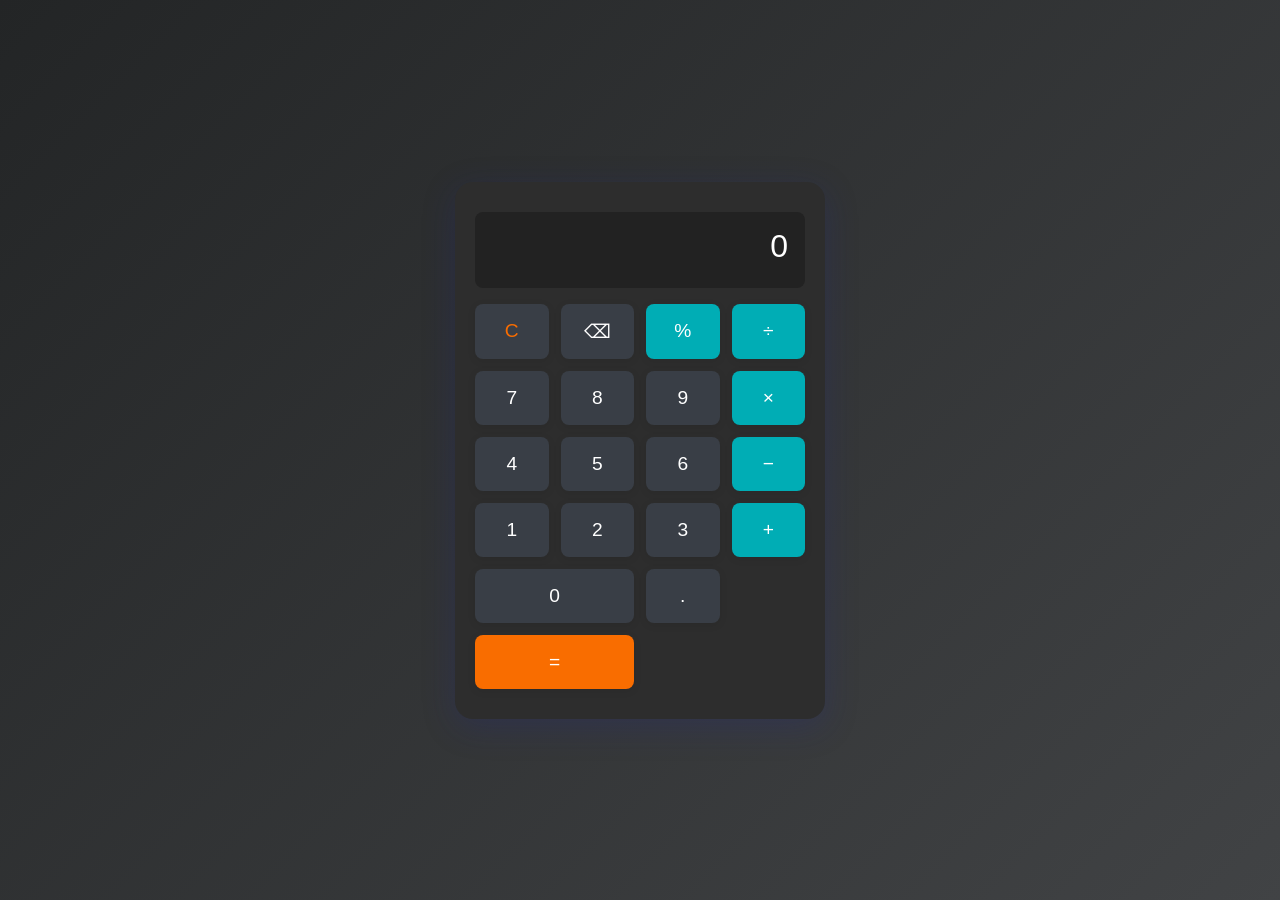
<file: Calculadora/index.html>
<!DOCTYPE html>
<html lang="pt-br">
<head>
  <meta charset="UTF-8">
  <meta name="viewport" content="width=device-width, initial-scale=1">
  <title>Calculadora</title>
  <style>
    body {
      background: linear-gradient(135deg, #232526, #414345);
      min-height: 100vh;
      display: flex;
      align-items: center;
      justify-content: center;
      font-family: 'Segoe UI', Arial, sans-serif;
      margin: 0;
    }
    .calculator {
      background: #2d2d2d;
      border-radius: 18px;
      box-shadow: 0 8px 32px 0 rgba(31, 38, 135, 0.25);
      padding: 30px 20px;
      width: 330px;
      display: flex;
      flex-direction: column;
      gap: 16px;
    }
    .display {
      background: #222;
      color: #fff;
      font-size: 2rem;
      border-radius: 8px;
      padding: 16px;
      text-align: right;
      min-height: 44px;
      letter-spacing: 1px;
      overflow-x: auto;
    }
    .buttons {
      display: grid;
      grid-template-columns: repeat(4, 1fr);
      gap: 12px;
    }
    button {
      background: #393e46;
      color: #fff;
      border: none;
      border-radius: 8px;
      font-size: 1.2rem;
      padding: 16px 0;
      cursor: pointer;
      transition: background 0.2s, transform 0.1s;
      box-shadow: 0 2px 8px rgba(0,0,0,0.08);
    }
    button:active {
      background: #222831;
      transform: scale(0.97);
    }
    .operator {
      background: #00adb5;
      color: #fff;
    }
    .equals {
      background: #f96d00;
      color: #fff;
      grid-column: span 2;
    }
    .clear {
      background: #393e46;
      color: #f96d00;
    }
    @media (max-width: 400px) {
      .calculator {
        width: 98vw;
        padding: 12px 2px;
      }
      .display {
        font-size: 1.1rem;
        padding: 8px;
      }
      button {
        font-size: 0.95rem;
        padding: 10px 0;
      }
    }
  </style>
</head>
<body>
  <div class="calculator">
    <div class="display" id="display">0</div>
    <div class="buttons">
      <button class="clear" onclick="clearDisplay()">C</button>
      <button onclick="backspace()">⌫</button>
      <button onclick="appendOperator('%')" class="operator">%</button>
      <button onclick="appendOperator('/')" class="operator">÷</button>
      <button onclick="appendNumber('7')">7</button>
      <button onclick="appendNumber('8')">8</button>
      <button onclick="appendNumber('9')">9</button>
      <button onclick="appendOperator('*')" class="operator">×</button>
      <button onclick="appendNumber('4')">4</button>
      <button onclick="appendNumber('5')">5</button>
      <button onclick="appendNumber('6')">6</button>
      <button onclick="appendOperator('-')" class="operator">−</button>
      <button onclick="appendNumber('1')">1</button>
      <button onclick="appendNumber('2')">2</button>
      <button onclick="appendNumber('3')">3</button>
      <button onclick="appendOperator('+')" class="operator">+</button>
      <button onclick="appendNumber('0')" style="grid-column: span 2;">0</button>
      <button onclick="appendDot()">.</button>
      <button onclick="calculate()" class="equals">=</button>
    </div>
  </div>
  <script>
    // Variáveis principais
    let display = document.getElementById('display');
    let current = '';
    let resetNext = false;

    // Atualiza o visor
    function updateDisplay() {
      display.textContent = current || '0';
    }

    // Adiciona número
    function appendNumber(num) {
      if (resetNext) {
        current = '';
        resetNext = false;
      }
      if (current.length > 18) return;
      if (num === '0' && current === '0') return;
      if (current === '0') current = '';
      current += num;
      updateDisplay();
    }

    // Adiciona operador
    function appendOperator(op) {
      if (current === '') return;
      if (/[+\-*/%]$/.test(current)) {
        current = current.slice(0, -1) + op;
      } else {
        current += op;
      }
      resetNext = false;
      updateDisplay();
    }

    // Adiciona ponto decimal
    function appendDot() {
      let parts = current.split(/[+\-*/%]/);
      let last = parts[parts.length - 1];
      if (!last.includes('.')) {
        current += current === '' ? '0.' : '.';
        updateDisplay();
      }
    }

    // Limpa visor
    function clearDisplay() {
      current = '';
      updateDisplay();
    }

    // Apaga último caractere
    function backspace() {
      current = current.slice(0, -1);
      updateDisplay();
    }

    // Calcula resultado
    function calculate() {
      try {
        let expression = current.replace(/÷/g, '/').replace(/×/g, '*');
        let result = eval(expression);
        if (result === undefined || isNaN(result)) return;
        current = result.toString();
        resetNext = true;
        updateDisplay();
      } catch {
        current = 'Erro';
        resetNext = true;
        updateDisplay();
      }
    }
  </script>
</body>
</html>
</file>
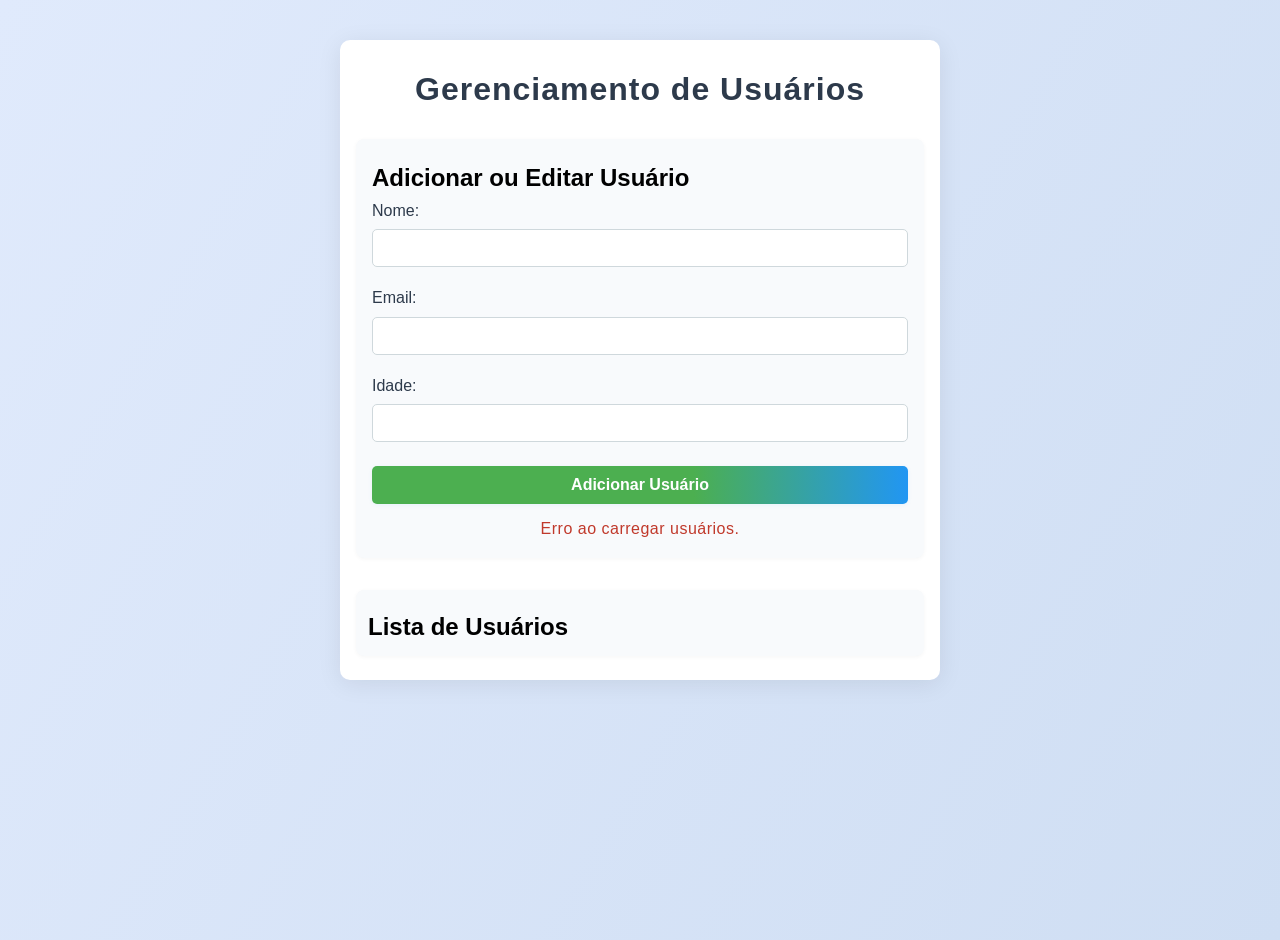
<file: Gerenciamento de usuarios/index.html>
<!DOCTYPE html>
<html lang="pt-BR">
<head>
    <meta charset="UTF-8">
    <meta name="viewport" content="width=device-width, initial-scale=1.0">
    <title>Gerenciamento de Usuários</title>
    <link rel="stylesheet" href="styles.css">
</head>
<body>
    <main class="container">
        <header>
            <h1>Gerenciamento de Usuários</h1>
        </header>
        <section class="form-container" aria-label="Formulário de Usuário">
            <h2>Adicionar ou Editar Usuário</h2>
            <form id="userForm" autocomplete="off">
                <div class="form-group">
                    <label for="name">Nome:</label>
                    <input type="text" id="name" name="name" minlength="2" maxlength="60" required>
                </div>
                <div class="form-group">
                    <label for="email">Email:</label>
                    <input type="email" id="email" name="email" maxlength="100" required>
                </div>
                <div class="form-group">
                    <label for="age">Idade:</label>
                    <input type="number" id="age" name="age" min="0" max="120" required>
                </div>
                <button type="submit" id="submitBtn">Adicionar Usuário</button>
                <button type="reset" id="resetBtn" style="display:none; margin-top:10px;">Cancelar Edição</button>
            </form>
            <div id="formMessage" role="alert" aria-live="polite"></div>
        </section>
        <section class="users-container" aria-label="Lista de Usuários">
            <h2>Lista de Usuários</h2>
            <div id="usersList"></div>
        </section>
    </main>
    <script src="script.js"></script>
</body>
</html>
</file>
<file: Gerenciamento de usuarios/styles.css>
* {
    margin: 0;
    padding: 0;
    box-sizing: border-box;
}

body {
    font-family: 'Segoe UI', Arial, sans-serif;
    line-height: 1.6;
    background: linear-gradient(120deg, #e0eafc 0%, #cfdef3 100%);
    min-height: 100vh;
}

.container {
    max-width: 600px;
    margin: 40px auto;
    padding: 24px 16px;
    background: #fff;
    border-radius: 10px;
    box-shadow: 0 4px 24px rgba(0,0,0,0.08);
}

h1 {
    text-align: center;
    color: #2d3a4b;
    margin-bottom: 24px;
    font-weight: 600;
    letter-spacing: 1px;
}

.form-container {
    background: #f8fafc;
    padding: 20px 16px 16px 16px;
    border-radius: 8px;
    box-shadow: 0 1px 4px rgba(0,0,0,0.04);
    margin-bottom: 32px;
}

.form-group {
    margin-bottom: 18px;
}

label {
    display: block;
    margin-bottom: 6px;
    color: #2d3a4b;
    font-size: 1rem;
    font-weight: 500;
}

input {
    width: 100%;
    padding: 9px 10px;
    border: 1.5px solid #cfd8dc;
    border-radius: 5px;
    font-size: 1rem;
    transition: border 0.2s;
    background: #fff;
}
input:focus {
    border-color: #2196F3;
    outline: none;
    background: #f0f7ff;
}

button {
    background: linear-gradient(90deg, #4CAF50 60%, #2196F3 100%);
    color: #fff;
    padding: 10px 0;
    border: none;
    border-radius: 5px;
    cursor: pointer;
    width: 100%;
    font-size: 1rem;
    font-weight: 600;
    margin-top: 6px;
    transition: background 0.2s, box-shadow 0.2s;
    box-shadow: 0 1px 4px rgba(33,150,243,0.08);
}
button:hover, button:focus {
    background: linear-gradient(90deg, #388e3c 60%, #1976D2 100%);
    box-shadow: 0 2px 8px rgba(33,150,243,0.12);
}

#resetBtn {
    background: #f44336;
    margin-top: 8px;
    font-weight: 500;
}
#resetBtn:hover, #resetBtn:focus {
    background: #c62828;
}

#formMessage {
    margin-top: 12px;
    font-size: 1rem;
    min-height: 22px;
    text-align: center;
    font-weight: 500;
    letter-spacing: 0.5px;
}

.users-container {
    background: #f8fafc;
    padding: 18px 12px 10px 12px;
    border-radius: 8px;
    box-shadow: 0 1px 4px rgba(0,0,0,0.04);
}

.user-card {
    background: #fff;
    padding: 14px 12px;
    margin-bottom: 14px;
    border-radius: 7px;
    display: flex;
    justify-content: space-between;
    align-items: flex-start;
    box-shadow: 0 1px 4px rgba(33,150,243,0.06);
    border-left: 4px solid #2196F3;
    transition: box-shadow 0.2s;
}
.user-card:hover {
    box-shadow: 0 4px 16px rgba(33,150,243,0.13);
}

.user-info {
    flex: 1;
    min-width: 0;
}
.user-info h3 {
    margin-bottom: 2px;
    color: #2d3a4b;
    font-size: 1.1rem;
    font-weight: 600;
    word-break: break-word;
}
.user-info p {
    color: #555;
    font-size: 0.97rem;
    margin-bottom: 2px;
    word-break: break-word;
}

.user-actions {
    display: flex;
    flex-direction: column;
    gap: 8px;
    margin-left: 18px;
}

.edit-btn {
    background: #2196F3;
    font-weight: 500;
    border-radius: 4px;
    padding: 7px 14px;
    transition: background 0.2s;
}
.edit-btn:hover, .edit-btn:focus {
    background: #1976D2;
}

.delete-btn {
    background: #f44336;
    font-weight: 500;
    border-radius: 4px;
    padding: 7px 14px;
    transition: background 0.2s;
}
.delete-btn:hover, .delete-btn:focus {
    background: #c62828;
}

@media (max-width: 700px) {
    .container {
        max-width: 98vw;
        padding: 8px;
    }
    .form-container, .users-container {
        padding: 10px 4px;
    }
    .user-card {
        flex-direction: column;
        gap: 8px;
    }
    .user-actions {
        flex-direction: row;
        margin-left: 0;
        gap: 10px;
    }
}
</file>
